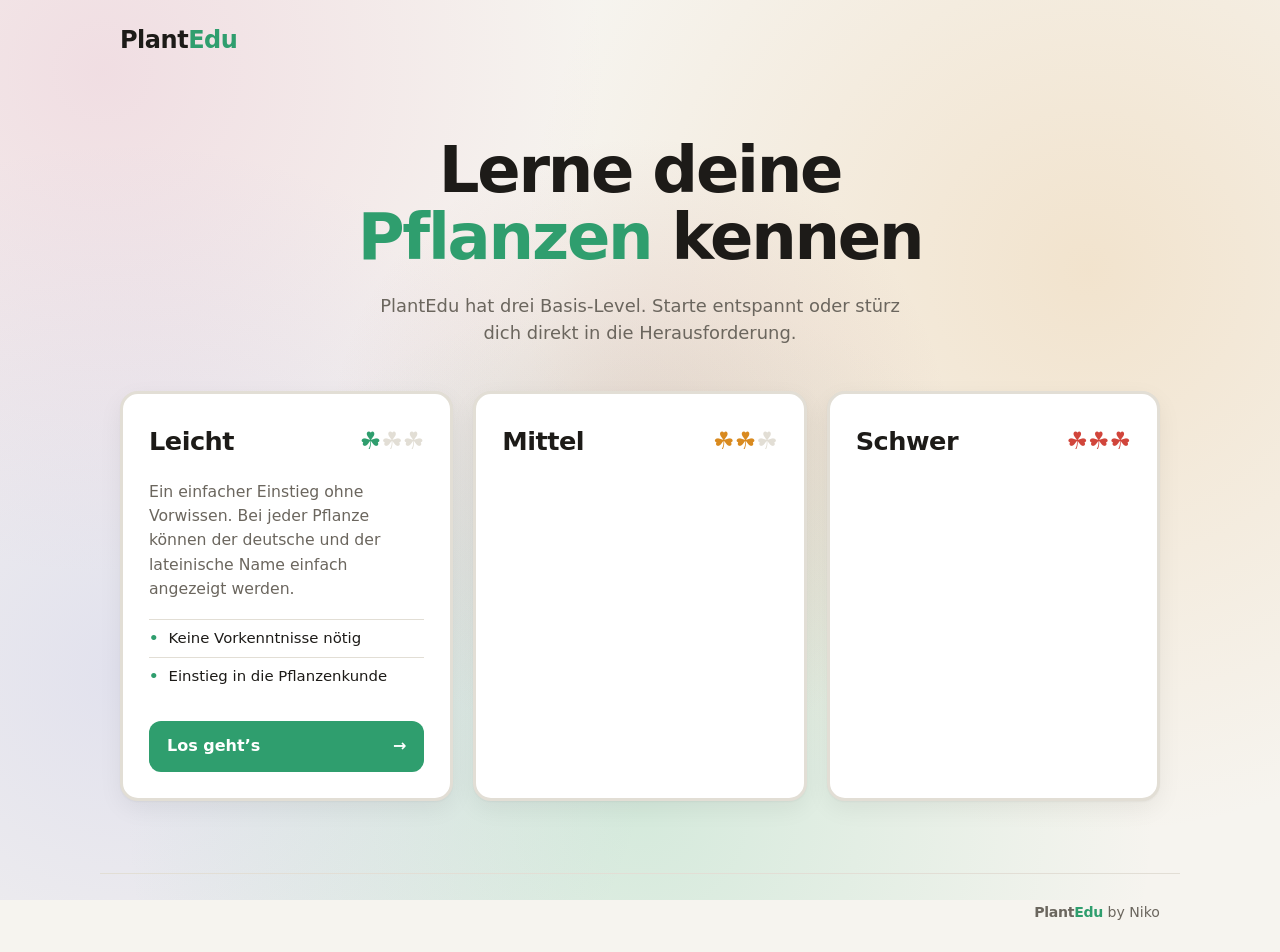
<file: index.html>
<!DOCTYPE html>
<html lang="de">
<head>
    <meta charset="UTF-8">
    <meta name="viewport" content="width=device-width, initial-scale=1.0">
    <title>PlantEdu</title>
    <link rel="stylesheet" href="css/style.css">
    <script src="js/page.js" defer></script>
</head>
<body>
    <header>
        <a class="Logo" href="index.html">Plant<span>Edu</span></a>

    </header>

    <main> 

        <section class="hero">
            <h1>Lerne deine<br><span>Pflanzen</span> kennen</h1>
            <p>PlantEdu hat drei Basis-Level. Starte entspannt oder stürz dich direkt in die Herausforderung.</p>
        </section>

        <section class="cards" id="stufen" aria-label="Schwierigkeitsstufen">
            <a class="card" href="/Pages/easy.html">
                <div class="lvl" aria-label="Schwierigkeit: 1 von 3">
                    <h2>Leicht</h2>
                    <div class="leaves" aria-hidden="true">
                        <span class="leaf on">☘</span><span class="leaf">☘☘</span>
                    </div>
                </div>
                <p>Ein einfacher Einstieg ohne Vorwissen. Bei jeder Pflanze können der deutsche und der lateinische Name einfach angezeigt werden.</p>
                <ul>
                    <li>Keine Vorkenntnisse nötig</li>
                    <li>Einstieg in die Pflanzenkunde</li>
                </ul>
                <div class="lvl-click">Los geht’s <span>→</span></div>
            </a>
            <a class="card mid" href="/Pages/medium.html">
                <div class="lvl" aria-label="Schwierigkeit: 2 von 3">
                    <h2>Mittel</h2>
                    <div class="leaves" aria-hidden="true">
                        <span class="leaf on">☘☘</span><span class="leaf">☘</span>
                    </div>
                </div>
            </a>
            <a class="card hard" href="/Pages/hard.html">
                <div class="lvl" aria-label="Schwierigkeit: 3 von 3">
                    <h2>Schwer</h2>
                    <div class="leaves" aria-hidden="true">
                        <span class="leaf on">☘☘☘</span><span class="leaf"></span>
                    </div>
                </div>
            </a>
        </section>

    </main>

    <footer> 
        <span class="Logo">Plant<span>Edu</span></span> by Niko 
    </footer>
</body>        
</html>
</file>
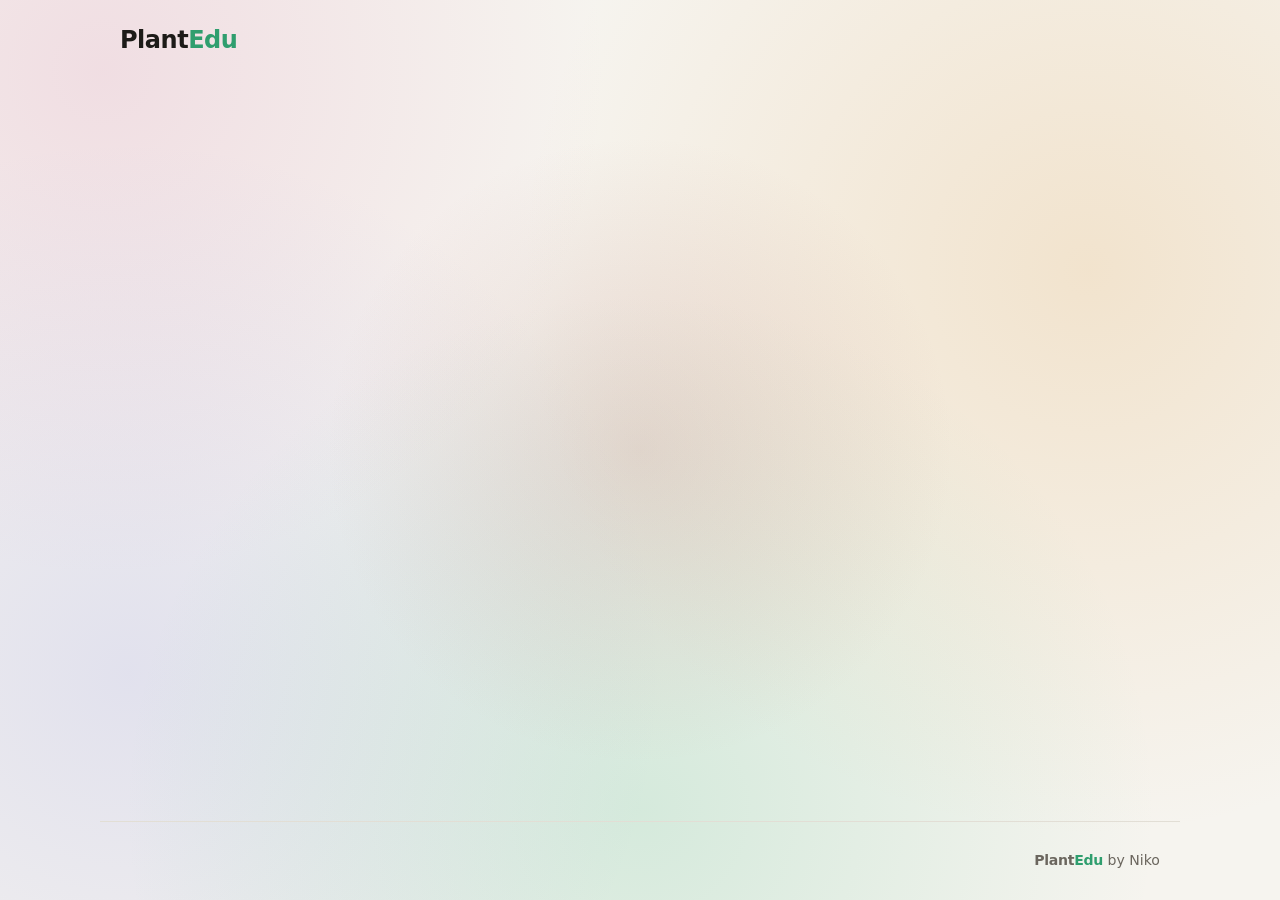
<file: Pages/easy.html>
<!DOCTYPE html>
<html lang="de">
<head>
    <meta charset="UTF-8">
    <meta name="viewport" content="width=device-width, initial-scale=1.0">
    <title>PlantEdu</title>
    <link rel="stylesheet" href="../css/style.css">
    <script src="../js/page.js" defer></script>
</head>
<body>
    <header>
        <a class="Logo" href="../index.html">Plant<span>Edu</span></a>

    </header>
    <main> 

    </main>
    <footer> 
        <span class="Logo">Plant<span>Edu</span></span> by Niko 
    </footer>
</body>     
</html>
</file>
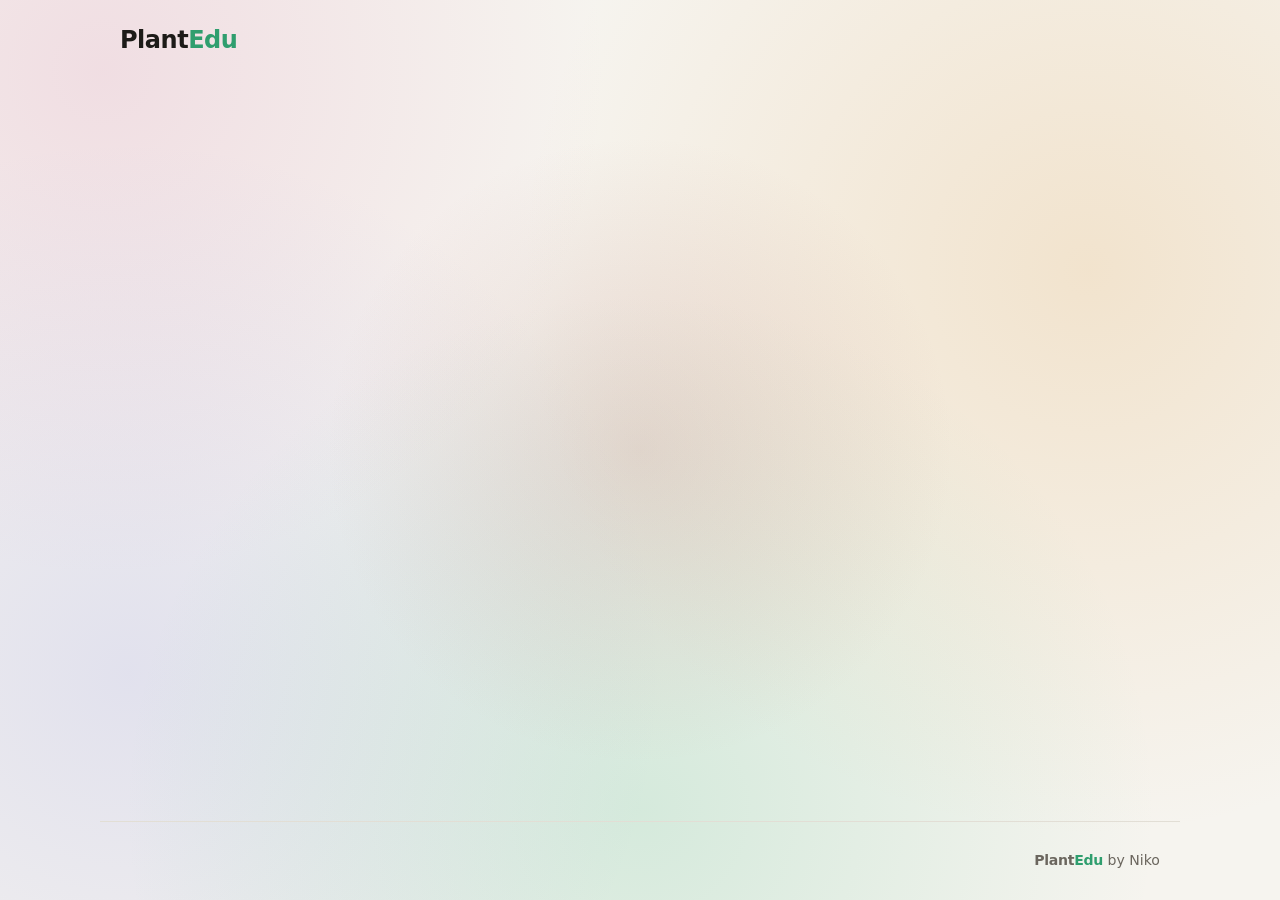
<file: Pages/hard.html>
<!DOCTYPE html>
<html lang="de">
<head>
    <meta charset="UTF-8">
    <meta name="viewport" content="width=device-width, initial-scale=1.0">
    <title>PlantEdu</title>
    <link rel="stylesheet" href="../css/style.css">
    <script src="../js/page.js" defer></script>
</head>
<body>
    <header>
        <a class="Logo" href="../index.html">Plant<span>Edu</span></a>

    </header>
    <main> 

    </main>
    <footer> 
        <span class="Logo">Plant<span>Edu</span></span> by Niko
    </footer>
</body>        
</html>
</file>
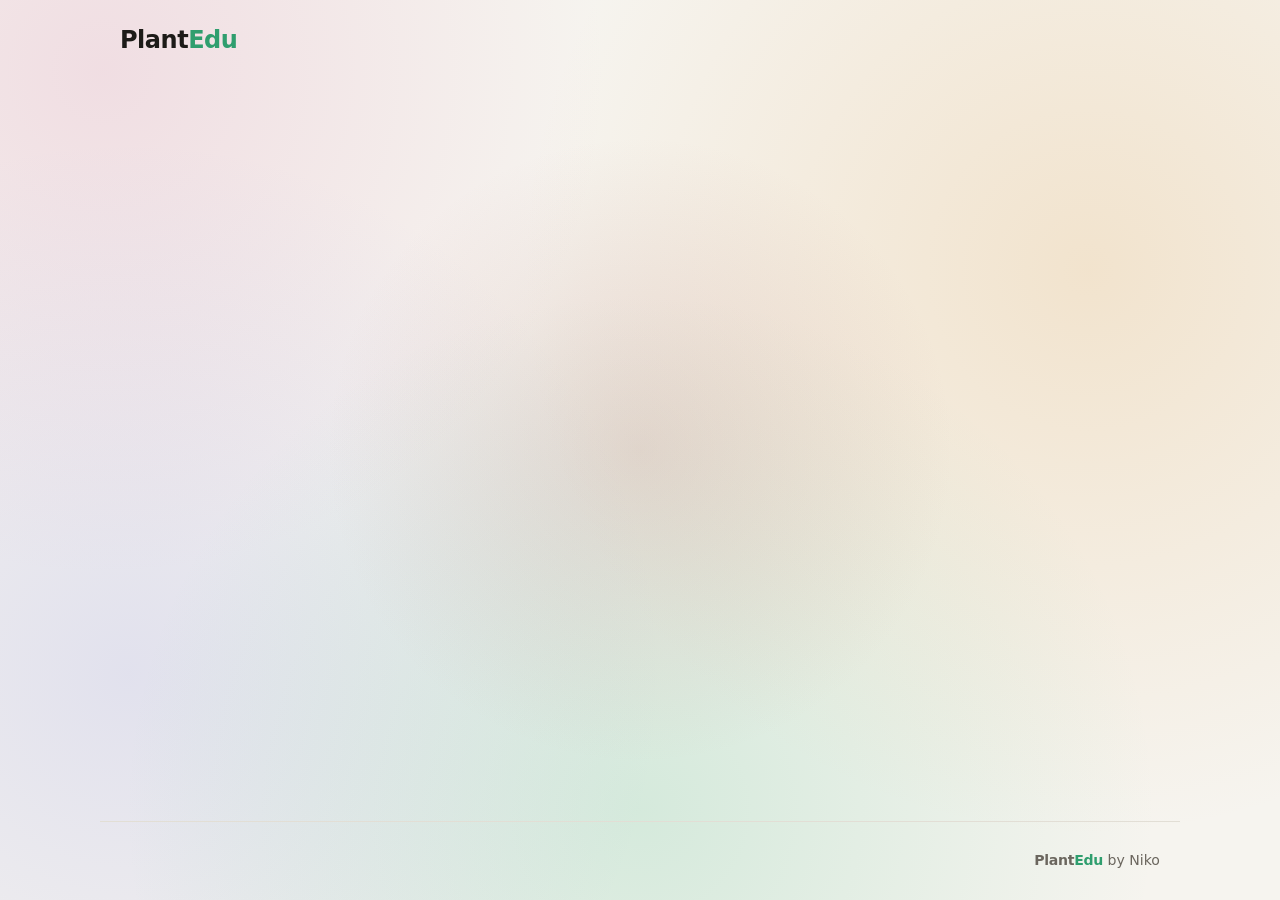
<file: Pages/medium.html>
<!DOCTYPE html>
<html lang="de">
<head>
    <meta charset="UTF-8">
    <meta name="viewport" content="width=device-width, initial-scale=1.0">
    <title>PlantEdu</title>
    <link rel="stylesheet" href="../css/style.css">
    <script src="../js/page.js" defer></script>
</head>
<body>
    <header>
        <a class="Logo" href="../index.html">Plant<span>Edu</span></a>

    </header>
    <main> 

    </main>
    <footer> 
        <span class="Logo">Plant<span>Edu</span></span> by Niko
    </footer>
</body>      
</html>
</file>
<file: css/style.css>
:root {
    --bg: #f6f4ef;
    --glow-1: rgba(181, 121, 114, .22);
    --glow-2: rgba(229, 177, 105, .25);
    --glow-3: rgba(80, 192, 143, .20);
    --glow-4: rgba(132, 140, 230, .18);
    --glow-5: rgba(214, 120, 170, .18);

    --mx: 50%;
    --my: 50%;

    --glow:
        radial-gradient(circle at var(--mx) var(--my),
                        var(--glow-1), transparent 40%),
        radial-gradient(circle at calc(85% - (var(--mx) - 50%) * 0.3)
                                  calc(30% - (var(--my) - 50%) * 0.3),
                        var(--glow-2), transparent 45%),
        radial-gradient(circle at calc(50% + (var(--mx) - 50%) * 0.2)
                                  calc(90% + (var(--my) - 50%) * 0.2),
                        var(--glow-3), transparent 50%),
        radial-gradient(circle at calc(10% - (var(--mx) - 50%) * 0.15)
                                  calc(75% - (var(--my) - 50%) * 0.15),
                        var(--glow-4), transparent 40%),
        radial-gradient(circle at calc(8% - (var(--mx) - 50%) * 0.25)
                                  calc(8% - (var(--my) - 50%) * 0.25),
                        var(--glow-5), transparent 35%);


    --surface: #ffffff;
    --text: #1d1b18;
    --muted: #6b665e;
    --line: #e2ded5;
    --easy: #2f9e6e;
    --mid: #d98a1f;
    --hard: #d1453b;
    --radius: 18px;
    --shadow: 0 1px 2px rgba(0,0,0,.04), 0 8px 24px rgba(0,0,0,.06);
}

@media (prefers-color-scheme: dark) {
    :root {
        --bg: #171014;
        --glow-1: rgba(181, 121, 114, .18);
        --glow-2: rgba(229, 177, 105, .20);
        --glow-3: rgba(80, 192, 143, .18);
        --glow-4: rgba(132, 140, 230, .16);
        --glow-5: rgba(214, 120, 170, .15);
        --surface: #1d1c19;
        --text: #f2efe8;
        --muted: #a09a8e;
        --line: #2e2c27;
        --easy: #46c28d;
        --mid: #d98a1f;
        --hard: #f06a5f;
        --shadow: 0 1px 2px rgba(0,0,0,.4), 0 8px 24px rgba(0,0,0,.35);
    }
}

* { box-sizing: border-box; margin: 0; }

body {
    background: var(--glow), var(--bg);
    background-attachment: fixed;
    color: var(--text);
    font-family: ui-sans-serif, system-ui, -apple-system, "Segoe UI", Roboto, sans-serif;
    line-height: 1.55;
    min-height: 100vh;
    display: flex;
    flex-direction: column;
}

header, main, footer {
    width: 100%;
    max-width: 1080px;
    margin-inline: auto;
    padding-inline: 20px;
}

header {
    padding-block: 22px;
    display: flex;
    justify-content: space-between;
    align-items: center;
}

    header a {
        text-decoration: none;
        color: inherit;
        font-size: 1.5em;
        font-weight: bold;
        letter-spacing: -.02em;
    }

    header span {
        color: var(--easy);
    }

.Logo {
    text-decoration: none;
    color: inherit;
    font-weight: bold;
    letter-spacing: -.02em;
}

    .Logo span {
        color: var(--easy);
    }

footer {
    padding-block: 28px;
    color: var(--muted);
    font-size: .88rem;
    border-top: 1px solid var(--line);
    margin-top: auto;
    text-align: right;
}

main { flex: 1; }

h1 { 
    font-size: clamp(1.7rem, 6vw, 4rem); 
    line-height: 1.05; 
    letter-spacing: -.035em; 
    font-weight: 800; 
}

    h1 span {
        color: var(--easy);
    }

.hero {
    text-align: center;
    padding: 56px 0 44px;
}

    .hero p {
        color: var(--muted);
        font-size: 1.12rem;
        max-width: 560px;
        margin: 20px auto 0;
    }

.cards {
    display: grid;
    grid-template-columns: repeat(3, 1fr);
    gap: 20px;
    padding-bottom: 72px;
}

.card {
    position: relative;
    background: var(--surface);
    border-radius: var(--radius);
    padding: 28px 26px 26px;
    box-shadow: var(--shadow);
    text-decoration: none;
    color: inherit;
    display: flex;
    flex-direction: column;
    overflow: hidden;
    transition: transform .2s ease, border-color .2s ease;
    border: 3px solid var(--line);
    --accent: var(--easy);
}

    .card:focus-visible {
        box-shadow: 0 0 0 3px var(--line);
    }

    .card.mid  { --accent: var(--mid); }
    .card.hard { --accent: var(--hard); }

    .card h2 {
        font-size: 1.6rem;
        letter-spacing: -.02em;
        margin-bottom: 10px;
    }

    .card p {
        color: var(--muted);
        font-size: .98rem;
    }

    .card ul {
        list-style: none;
        padding: 0;
        margin: 18px 0 26px;
        font-size: .93rem;
    }

    .card li {
        padding: 7px 0;
        border-top: 1px solid var(--line);
        display: flex;
        gap: 10px;
    }

    .card li::before {
        content: "•";
        color: var(--accent);
        font-weight: 800;
    }

    .card:hover .lvl-click span {
        transform: translateX(5px);
    }

    .card:hover, .card:focus-visible {
        transform: translateY(-6px);
        outline: none;
        border-color: var(--accent);
    }

.lvl {
    display: flex;
    align-items: center;
    gap: 6px;
    margin-bottom: 18px;
}

    .lvl h2 {
        margin-bottom: 0;
    }

.lvl-click {
    margin-top: auto;
    display: inline-flex;
    align-items: center;
    justify-content: space-between;
    background: var(--accent);
    color: #fff;
    font-weight: 700;
    padding: 13px 18px;
    border-radius: 12px;
}

    .lvl-click span {
        transition: transform .2s ease;
    }

.leaves {
    margin-left: auto;
    display: flex;
}

.leaf {
    color: var(--line);
    font-size: 1.5em;
}

    .leaf.on {
        color: var(--accent);
    }

@media (max-width: 860px) {
    .cards { grid-template-columns: 1fr; }
    .hero { padding: 36px 0 30px; }
    nav { display: none; }
}

@media (prefers-reduced-motion: reduce) {
    .card, .lvl-click span { transition: none; }
    .card:hover, .card:focus-visible { transform: none; }
}
</file>
